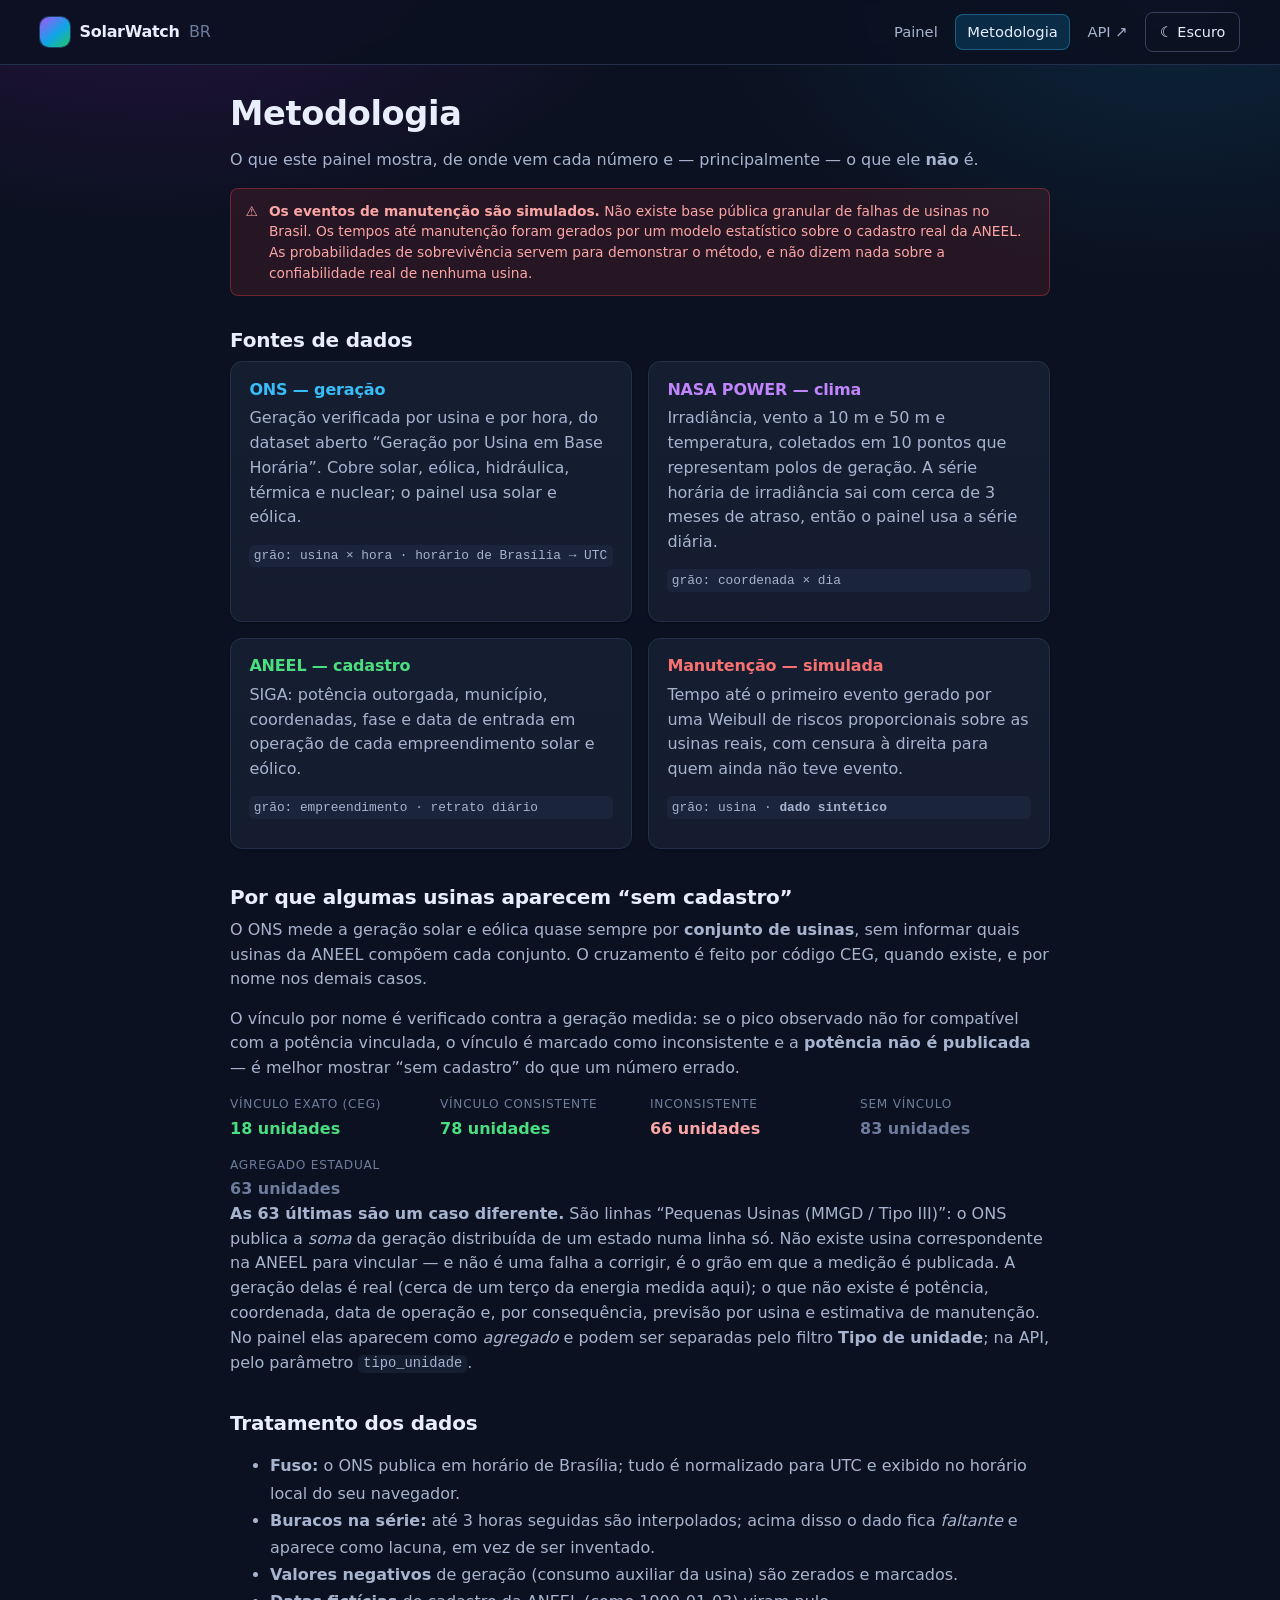
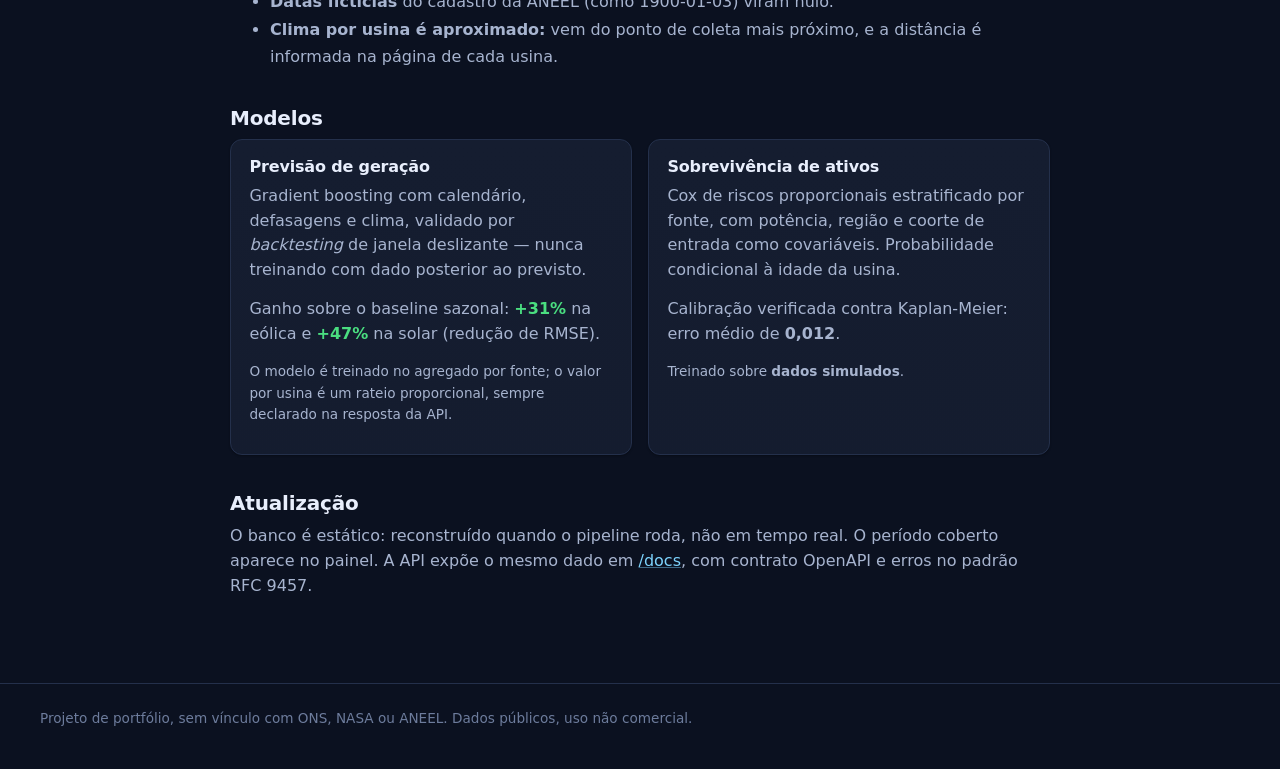
<file: frontend/metodologia.html>
<!doctype html>
<html lang="pt-BR" data-tema="escuro">
<head>
  <meta charset="utf-8">
  <meta name="viewport" content="width=device-width, initial-scale=1">
  <title>Metodologia · SolarWatch BR</title>
  <meta name="description" content="De onde vêm os dados do SolarWatch BR, como são tratados e o que não representam.">
  <meta name="color-scheme" content="dark light">
  <link rel="stylesheet" href="css/estilo.css">
  <link rel="icon" href="data:image/svg+xml,<svg xmlns='http://www.w3.org/2000/svg' viewBox='0 0 32 32'><rect width='32' height='32' rx='8' fill='%23a855f7'/><circle cx='16' cy='16' r='7' fill='%230ea5e9'/></svg>">
</head>
<body>
  <header class="cabecalho">
    <div class="envoltorio cabecalho__conteudo">
      <a class="marca" href="index.html">
        <span class="marca__logo" aria-hidden="true"></span>
        SolarWatch <span class="marca__sufixo">BR</span>
      </a>
      <nav class="navegacao" aria-label="Principal">
        <a href="index.html">Painel</a>
        <a href="metodologia.html" aria-current="page">Metodologia</a>
        <a href="/docs" target="_blank" rel="noopener">API ↗</a>
        <button class="botao botao--fantasma" data-alternar-tema type="button">☾ Escuro</button>
      </nav>
    </div>
  </header>

  <main class="principal">
    <div class="envoltorio" style="max-width:860px">

      <h1>Metodologia</h1>
      <p>O que este painel mostra, de onde vem cada número e — principalmente — o que ele <strong>não</strong> é.</p>

      <div class="aviso" role="note" style="margin-bottom:2rem">
        <span aria-hidden="true">⚠</span>
        <span><strong>Os eventos de manutenção são simulados.</strong> Não existe base pública granular de falhas de
          usinas no Brasil. Os tempos até manutenção foram gerados por um modelo estatístico sobre o cadastro real
          da ANEEL. As probabilidades de sobrevivência servem para demonstrar o método, e não dizem nada sobre a
          confiabilidade real de nenhuma usina.</span>
      </div>

      <section class="secao">
        <h2>Fontes de dados</h2>
        <div class="grade grade--dois">
          <article class="cartao">
            <h3 style="color:var(--cor-eolica)">ONS — geração</h3>
            <p>Geração verificada por usina e por hora, do dataset aberto “Geração por Usina em Base Horária”.
              Cobre solar, eólica, hidráulica, térmica e nuclear; o painel usa solar e eólica.</p>
            <p class="mono" style="font-size:0.8rem">grão: usina × hora · horário de Brasília → UTC</p>
          </article>
          <article class="cartao">
            <h3 style="color:var(--cor-solar)">NASA POWER — clima</h3>
            <p>Irradiância, vento a 10 m e 50 m e temperatura, coletados em 10 pontos que representam polos de
              geração. A série horária de irradiância sai com cerca de 3 meses de atraso, então o painel usa a
              série diária.</p>
            <p class="mono" style="font-size:0.8rem">grão: coordenada × dia</p>
          </article>
          <article class="cartao">
            <h3 style="color:var(--cor-ok)">ANEEL — cadastro</h3>
            <p>SIGA: potência outorgada, município, coordenadas, fase e data de entrada em operação de cada
              empreendimento solar e eólico.</p>
            <p class="mono" style="font-size:0.8rem">grão: empreendimento · retrato diário</p>
          </article>
          <article class="cartao">
            <h3 style="color:var(--cor-risco)">Manutenção — simulada</h3>
            <p>Tempo até o primeiro evento gerado por uma Weibull de riscos proporcionais sobre as usinas reais,
              com censura à direita para quem ainda não teve evento.</p>
            <p class="mono" style="font-size:0.8rem">grão: usina · <strong>dado sintético</strong></p>
          </article>
        </div>
      </section>

      <section class="secao" id="vinculo">
        <h2>Por que algumas usinas aparecem “sem cadastro”</h2>
        <p>O ONS mede a geração solar e eólica quase sempre por <strong>conjunto de usinas</strong>, sem informar
          quais usinas da ANEEL compõem cada conjunto. O cruzamento é feito por código CEG, quando existe, e por
          nome nos demais casos.</p>
        <p>O vínculo por nome é verificado contra a geração medida: se o pico observado não for compatível com a
          potência vinculada, o vínculo é marcado como inconsistente e a <strong>potência não é publicada</strong> —
          é melhor mostrar “sem cadastro” do que um número errado.</p>
        <dl class="lista-definicoes">
          <div><dt>Vínculo exato (CEG)</dt><dd style="color:var(--cor-ok)">18 unidades</dd></div>
          <div><dt>Vínculo consistente</dt><dd style="color:var(--cor-ok)">78 unidades</dd></div>
          <div><dt>Inconsistente</dt><dd style="color:var(--cor-aviso)">66 unidades</dd></div>
          <div><dt>Sem vínculo</dt><dd style="color:var(--texto-fraco)">83 unidades</dd></div>
          <div><dt>Agregado estadual</dt><dd style="color:var(--texto-fraco)">63 unidades</dd></div>
        </dl>
        <p><strong>As 63 últimas são um caso diferente.</strong> São linhas “Pequenas Usinas (MMGD / Tipo III)”:
          o ONS publica a <em>soma</em> da geração distribuída de um estado numa linha só. Não existe usina
          correspondente na ANEEL para vincular — e não é uma falha a corrigir, é o grão em que a medição é
          publicada. A geração delas é real (cerca de um terço da energia medida aqui); o que não existe é
          potência, coordenada, data de operação e, por consequência, previsão por usina e estimativa de
          manutenção. No painel elas aparecem como <em>agregado</em> e podem ser separadas pelo filtro
          <strong>Tipo de unidade</strong>; na API, pelo parâmetro <code>tipo_unidade</code>.</p>
      </section>

      <section class="secao">
        <h2>Tratamento dos dados</h2>
        <ul style="color:var(--texto-suave);line-height:1.7">
          <li><strong>Fuso:</strong> o ONS publica em horário de Brasília; tudo é normalizado para UTC e exibido no
            horário local do seu navegador.</li>
          <li><strong>Buracos na série:</strong> até 3 horas seguidas são interpolados; acima disso o dado fica
            <em>faltante</em> e aparece como lacuna, em vez de ser inventado.</li>
          <li><strong>Valores negativos</strong> de geração (consumo auxiliar da usina) são zerados e marcados.</li>
          <li><strong>Datas fictícias</strong> do cadastro da ANEEL (como 1900-01-03) viram nulo.</li>
          <li><strong>Clima por usina é aproximado:</strong> vem do ponto de coleta mais próximo, e a distância é
            informada na página de cada usina.</li>
        </ul>
      </section>

      <section class="secao">
        <h2>Modelos</h2>
        <div class="grade grade--dois">
          <article class="cartao">
            <h3>Previsão de geração</h3>
            <p>Gradient boosting com calendário, defasagens e clima, validado por <em>backtesting</em> de janela
              deslizante — nunca treinando com dado posterior ao previsto.</p>
            <p>Ganho sobre o baseline sazonal: <strong style="color:var(--cor-ok)">+31%</strong> na eólica e
              <strong style="color:var(--cor-ok)">+47%</strong> na solar (redução de RMSE).</p>
            <p style="font-size:0.85rem">O modelo é treinado no agregado por fonte; o valor por usina é um rateio
              proporcional, sempre declarado na resposta da API.</p>
          </article>
          <article class="cartao">
            <h3>Sobrevivência de ativos</h3>
            <p>Cox de riscos proporcionais estratificado por fonte, com potência, região e coorte de entrada como
              covariáveis. Probabilidade condicional à idade da usina.</p>
            <p>Calibração verificada contra Kaplan-Meier: erro médio de <strong>0,012</strong>.</p>
            <p style="font-size:0.85rem">Treinado sobre <strong>dados simulados</strong>.</p>
          </article>
        </div>
      </section>

      <section class="secao">
        <h2>Atualização</h2>
        <p>O banco é estático: reconstruído quando o pipeline roda, não em tempo real. O período coberto aparece no
          painel. A API expõe o mesmo dado em <a href="/docs" target="_blank" rel="noopener">/docs</a>, com contrato
          OpenAPI e erros no padrão RFC 9457.</p>
      </section>

    </div>
  </main>

  <footer class="rodape">
    <div class="envoltorio">
      Projeto de portfólio, sem vínculo com ONS, NASA ou ANEEL. Dados públicos, uso não comercial.
    </div>
  </footer>

  <script type="module" src="js/tema.js"></script>
  <script type="module">
    import { iniciarTema } from "./js/tema.js";
    iniciarTema();
  </script>
</body>
</html>
</file>
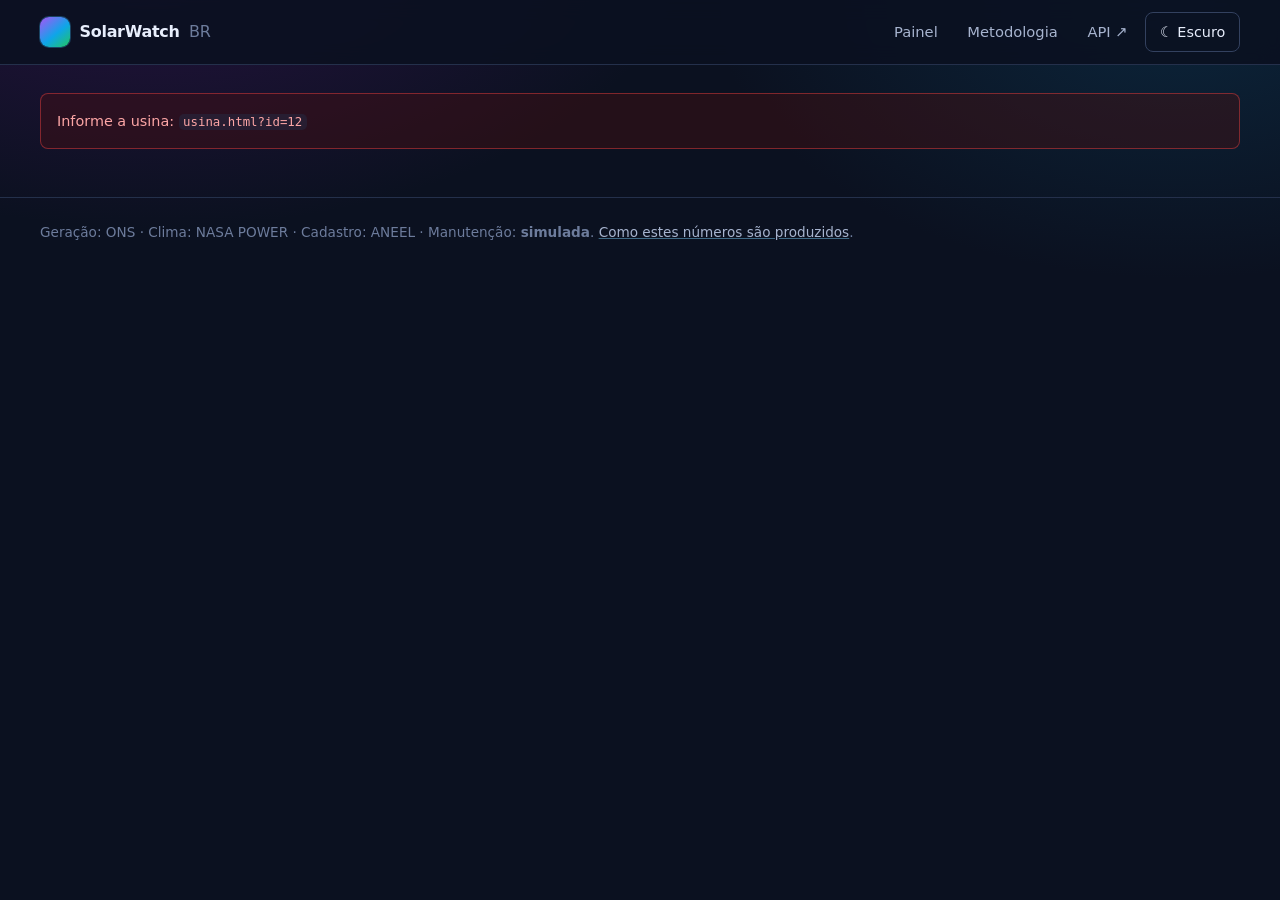
<file: frontend/usina.html>
<!doctype html>
<html lang="pt-BR" data-tema="escuro">
<head>
  <meta charset="utf-8">
  <meta name="viewport" content="width=device-width, initial-scale=1">
  <title>Usina · SolarWatch BR</title>
  <meta name="color-scheme" content="dark light">
  <link rel="stylesheet" href="css/estilo.css">
  <link rel="icon" href="data:image/svg+xml,<svg xmlns='http://www.w3.org/2000/svg' viewBox='0 0 32 32'><rect width='32' height='32' rx='8' fill='%23a855f7'/><circle cx='16' cy='16' r='7' fill='%230ea5e9'/></svg>">
</head>
<body>
  <header class="cabecalho">
    <div class="envoltorio cabecalho__conteudo">
      <a class="marca" href="index.html">
        <span class="marca__logo" aria-hidden="true"></span>
        SolarWatch <span class="marca__sufixo">BR</span>
      </a>
      <nav class="navegacao" aria-label="Principal">
        <a href="index.html">Painel</a>
        <a href="metodologia.html">Metodologia</a>
        <a href="/docs" target="_blank" rel="noopener">API ↗</a>
        <button class="botao botao--fantasma" data-alternar-tema type="button">☾ Escuro</button>
      </nav>
    </div>
  </header>

  <main class="principal">
    <div class="envoltorio">

      <section class="secao" id="cabecalho-usina">
        <p style="margin-bottom:0.4rem"><a href="index.html">← Todas as usinas</a></p>
        <h1 id="nome-usina"><span class="carregando" style="display:inline-block;width:18ch"></span></h1>
        <div id="etiquetas" style="display:flex;gap:0.45rem;flex-wrap:wrap;margin-bottom:1rem"></div>

        <div class="cartao">
          <dl class="lista-definicoes" id="cadastro">
            <div><dt>Carregando</dt><dd><span class="carregando" style="display:inline-block;width:8ch"></span></dd></div>
          </dl>
          <div class="aviso escondido" id="aviso-agregado" style="margin-top:1rem" role="note">
            <span aria-hidden="true">ℹ</span>
            <span><strong>Agregado estadual.</strong> Esta linha do ONS é a soma da geração
              distribuída (MMGD / Tipo III) de um estado, não uma usina — por isso não tem
              cadastro na ANEEL, e potência, coordenadas e data de operação ficam vazias.
              A geração medida é real e está nos gráficos abaixo; só as estimativas que
              dependem de cadastro (previsão por usina, sobrevivência, manutenções) não se
              aplicam. Veja o critério na <a href="metodologia.html#vinculo">metodologia</a>.</span>
          </div>

          <div class="aviso escondido" id="aviso-cadastro" style="margin-top:1rem" role="note">
            <span aria-hidden="true">⚠</span>
            <span><strong>Cadastro parcial.</strong> Não foi possível vincular esta unidade do ONS às usinas da ANEEL
              com confiança, então potência, coordenadas e data de operação podem estar ausentes.
              Veja o critério na <a href="metodologia.html#vinculo">metodologia</a>.</span>
          </div>
        </div>
      </section>

      <section class="secao">
        <div class="secao__cabecalho">
          <h2>Geração medida</h2>
          <p id="resumo-geracao">—</p>
          <div class="campo" style="margin-left:auto">
            <label for="periodo-geracao">Período</label>
            <select id="periodo-geracao">
              <option value="7">Últimos 7 dias</option>
              <option value="15" selected>Últimos 15 dias</option>
              <option value="30">Últimos 30 dias</option>
              <option value="60">Últimos 60 dias</option>
            </select>
          </div>
        </div>
        <div class="cartao">
          <div id="grafico-geracao"><div class="carregando" style="height:220px"></div></div>
        </div>
      </section>

      <div class="grade grade--dois">
        <section class="secao" style="margin-bottom:0">
          <div class="secao__cabecalho"><h2>Clima</h2></div>
          <div class="cartao">
            <div id="grafico-clima"><div class="carregando" style="height:200px"></div></div>
            <p id="origem-clima" style="font-size:0.82rem;margin:0.8rem 0 0"></p>
          </div>
        </section>

        <section class="secao" style="margin-bottom:0">
          <div class="secao__cabecalho"><h2>Previsão de 24 h</h2></div>
          <div class="cartao">
            <div id="grafico-previsao"><div class="carregando" style="height:200px"></div></div>
            <p id="nota-previsao" style="font-size:0.82rem;margin:0.8rem 0 0"></p>
          </div>
        </section>
      </div>

      <section class="secao" style="margin-top:2.25rem">
        <div class="secao__cabecalho">
          <h2>Manutenção corretiva</h2>
          <p>Duas leituras do mesmo risco — <strong>dados simulados</strong>.</p>
        </div>
        <div class="grade grade--dois">
          <div class="cartao" id="sobrevivencia">
            <div class="carregando" style="height:180px"></div>
          </div>
          <div class="cartao" id="recorrencia">
            <div class="carregando" style="height:180px"></div>
          </div>
        </div>
      </section>

    </div>
  </main>

  <footer class="rodape">
    <div class="envoltorio">
      Geração: ONS · Clima: NASA POWER · Cadastro: ANEEL · Manutenção: <strong>simulada</strong>.
      <a href="metodologia.html">Como estes números são produzidos</a>.
    </div>
  </footer>

  <script type="module" src="js/usina.js"></script>
</body>
</html>
</file>
<file: frontend/css/estilo.css>
/* ============================================================================
   SolarWatch BR — folha de estilo única
   ----------------------------------------------------------------------------
   Paleta: azul, vermelho, verde e roxo, cada um em 5 tonalidades (300→900).
   Tema escuro é o padrão; o claro entra apenas com [data-tema="claro"] no <html>.
   ========================================================================== */

:root {
  /* ---------- Paleta: 4 matizes × 5 tonalidades ---------- */
  --azul-300: #7dd3fc;  --azul-400: #38bdf8;  --azul-500: #0ea5e9;
  --azul-700: #0369a1;  --azul-900: #0c3049;

  --vermelho-300: #fca5a5; --vermelho-400: #f87171; --vermelho-500: #ef4444;
  --vermelho-700: #b91c1c; --vermelho-900: #4c1111;

  --verde-300: #86efac; --verde-400: #4ade80; --verde-500: #22c55e;
  --verde-700: #15803d; --verde-900: #10331f;

  --roxo-300: #d8b4fe; --roxo-400: #c084fc; --roxo-500: #a855f7;
  --roxo-700: #7e22ce; --roxo-900: #34134f;

  /* ---------- Papéis semânticos ----------
     solar = roxo · eólica = azul · bom = verde · risco = vermelho          */
  --cor-solar: var(--roxo-400);
  --cor-solar-forte: var(--roxo-500);
  --cor-eolica: var(--azul-400);
  --cor-eolica-forte: var(--azul-500);
  --cor-ok: var(--verde-400);
  --cor-risco: var(--vermelho-400);
  --cor-aviso: var(--vermelho-300);

  /* ---------- Superfícies (tema escuro, padrão) ---------- */
  --fundo: #0b1120;
  --fundo-elevado: #121a2b;
  --fundo-cartao: #16203413;
  --superficie: #151d30;
  --superficie-hover: #1c2740;
  --borda: #24304b;
  --borda-forte: #33415f;

  --texto: #e8eefc;
  --texto-suave: #a7b4cf;
  --texto-fraco: #6d7c9c;

  --sombra: 0 1px 2px rgb(0 0 0 / 0.4), 0 8px 24px rgb(0 0 0 / 0.28);
  --sombra-suave: 0 1px 2px rgb(0 0 0 / 0.3);

  /* ---------- Métricas ---------- */
  --raio: 12px;
  --raio-pequeno: 8px;
  --espaco: 1rem;
  --largura-maxima: 1240px;
  --fonte: "Inter", "Segoe UI", system-ui, -apple-system, sans-serif;
  --fonte-mono: "JetBrains Mono", "Cascadia Code", ui-monospace, monospace;
  --transicao: 160ms ease;
}

:root[data-tema="claro"] {
  --fundo: #f5f7fc;
  --fundo-elevado: #ffffff;
  --superficie: #ffffff;
  --superficie-hover: #eef2fb;
  --borda: #d9e1f2;
  --borda-forte: #b9c6e2;

  --texto: #0f172a;
  --texto-suave: #45516d;
  --texto-fraco: #6b7894;

  --cor-solar: var(--roxo-700);
  --cor-solar-forte: var(--roxo-500);
  --cor-eolica: var(--azul-700);
  --cor-eolica-forte: var(--azul-500);
  --cor-ok: var(--verde-700);
  --cor-risco: var(--vermelho-700);
  --cor-aviso: var(--vermelho-700);

  --sombra: 0 1px 2px rgb(15 23 42 / 0.06), 0 8px 24px rgb(15 23 42 / 0.08);
  --sombra-suave: 0 1px 2px rgb(15 23 42 / 0.06);
}

/* ============================ Base ============================ */
*, *::before, *::after { box-sizing: border-box; }

body {
  margin: 0;
  font-family: var(--fonte);
  background:
    radial-gradient(900px 500px at 12% -8%, color-mix(in srgb, var(--roxo-900) 70%, transparent), transparent 60%),
    radial-gradient(800px 480px at 92% 0%, color-mix(in srgb, var(--azul-900) 65%, transparent), transparent 58%),
    var(--fundo);
  background-attachment: fixed;
  color: var(--texto);
  line-height: 1.55;
  -webkit-font-smoothing: antialiased;
}

h1, h2, h3 { line-height: 1.25; margin: 0 0 0.4em; font-weight: 650; letter-spacing: -0.01em; }
h1 { font-size: clamp(1.5rem, 1.1rem + 1.6vw, 2.1rem); }
h2 { font-size: 1.25rem; }
h3 { font-size: 1rem; }
p  { margin: 0 0 0.9em; color: var(--texto-suave); }
a  { color: var(--azul-300); text-decoration-color: color-mix(in srgb, var(--azul-300) 45%, transparent); }
a:hover { color: var(--azul-400); }

:focus-visible {
  outline: 2px solid var(--azul-400);
  outline-offset: 2px;
  border-radius: 4px;
}

.escondido { display: none !important; }
.apenas-leitor {
  position: absolute; width: 1px; height: 1px; padding: 0; margin: -1px;
  overflow: hidden; clip: rect(0 0 0 0); white-space: nowrap; border: 0;
}

/* ============================ Layout ============================ */
.envoltorio { max-width: var(--largura-maxima); margin: 0 auto; padding: 0 1.25rem; }

.cabecalho {
  position: sticky; top: 0; z-index: 20;
  background: color-mix(in srgb, var(--fundo) 88%, transparent);
  backdrop-filter: blur(10px);
  border-bottom: 1px solid var(--borda);
}
.cabecalho__conteudo {
  display: flex; align-items: center; gap: 1.25rem;
  min-height: 64px;
}
.marca { display: flex; align-items: center; gap: 0.6rem; font-weight: 700; letter-spacing: -0.02em;
         color: var(--texto); text-decoration: none; }
.marca__logo {
  width: 30px; height: 30px; border-radius: 9px;
  background: linear-gradient(140deg, var(--roxo-500), var(--azul-500) 55%, var(--verde-500));
  box-shadow: 0 0 0 1px color-mix(in srgb, var(--azul-400) 30%, transparent);
}
.marca__sufixo { color: var(--texto-fraco); font-weight: 500; }

.navegacao { display: flex; gap: 0.35rem; margin-left: auto; align-items: center; }
.navegacao a {
  padding: 0.42rem 0.75rem; border-radius: var(--raio-pequeno);
  color: var(--texto-suave); text-decoration: none; font-size: 0.92rem; font-weight: 500;
  transition: background var(--transicao), color var(--transicao);
}
.navegacao a:hover { background: var(--superficie-hover); color: var(--texto); }
.navegacao a[aria-current="page"] {
  color: var(--texto);
  background: color-mix(in srgb, var(--azul-500) 18%, transparent);
  box-shadow: inset 0 0 0 1px color-mix(in srgb, var(--azul-400) 35%, transparent);
}

.principal { padding: 1.75rem 0 3rem; }
.secao { margin-bottom: 2.25rem; }
.secao__cabecalho { display: flex; align-items: baseline; gap: 0.75rem; flex-wrap: wrap; margin-bottom: 0.9rem; }
.secao__cabecalho p { margin: 0; font-size: 0.9rem; }

.rodape {
  border-top: 1px solid var(--borda); padding: 1.5rem 0 2.5rem;
  color: var(--texto-fraco); font-size: 0.85rem;
}
.rodape a { color: var(--texto-suave); }

/* ============================ Componentes ============================ */
.botao {
  display: inline-flex; align-items: center; gap: 0.45rem;
  padding: 0.5rem 0.85rem; border-radius: var(--raio-pequeno);
  border: 1px solid var(--borda-forte); background: var(--superficie);
  color: var(--texto); font: inherit; font-size: 0.9rem; cursor: pointer;
  transition: background var(--transicao), border-color var(--transicao), transform var(--transicao);
}
.botao:hover { background: var(--superficie-hover); border-color: var(--azul-700); }
.botao:active { transform: translateY(1px); }
.botao--fantasma { background: transparent; }

.cartao {
  background: linear-gradient(180deg, var(--superficie), color-mix(in srgb, var(--superficie) 92%, var(--fundo)));
  border: 1px solid var(--borda); border-radius: var(--raio);
  padding: 1.1rem 1.15rem; box-shadow: var(--sombra-suave);
}
.cartao--destaque { border-color: color-mix(in srgb, var(--roxo-500) 40%, var(--borda)); }

.grade { display: grid; gap: 1rem; }
.grade--kpis { grid-template-columns: repeat(auto-fit, minmax(210px, 1fr)); }
.grade--dois { grid-template-columns: repeat(auto-fit, minmax(340px, 1fr)); }

/* KPI */
.kpi { position: relative; overflow: hidden; }
.kpi::after {
  content: ""; position: absolute; inset: auto 0 0 0; height: 3px;
  background: var(--kpi-cor, var(--azul-500)); opacity: 0.85;
}
.kpi__rotulo { font-size: 0.78rem; text-transform: uppercase; letter-spacing: 0.07em;
               color: var(--texto-fraco); margin: 0 0 0.35rem; }
.kpi__valor { font-size: 1.85rem; font-weight: 680; letter-spacing: -0.02em; line-height: 1.1; }
.kpi__unidade { font-size: 0.95rem; color: var(--texto-suave); font-weight: 500; margin-left: 0.25rem; }
.kpi__nota { font-size: 0.82rem; color: var(--texto-fraco); margin: 0.4rem 0 0; }
.kpi--solar  { --kpi-cor: var(--cor-solar); }
.kpi--eolica { --kpi-cor: var(--cor-eolica); }
.kpi--ok     { --kpi-cor: var(--cor-ok); }
.kpi--roxo   { --kpi-cor: var(--roxo-500); }

/* Etiquetas */
.etiqueta {
  display: inline-flex; align-items: center; gap: 0.35rem;
  padding: 0.16rem 0.55rem; border-radius: 999px;
  font-size: 0.76rem; font-weight: 600; letter-spacing: 0.01em;
  border: 1px solid transparent; white-space: nowrap;
}
.etiqueta::before { content: ""; width: 6px; height: 6px; border-radius: 50%; background: currentColor; }
.etiqueta--solar {
  color: var(--cor-solar); background: color-mix(in srgb, var(--roxo-500) 16%, transparent);
  border-color: color-mix(in srgb, var(--roxo-500) 35%, transparent);
}
.etiqueta--eolica {
  color: var(--cor-eolica); background: color-mix(in srgb, var(--azul-500) 16%, transparent);
  border-color: color-mix(in srgb, var(--azul-500) 35%, transparent);
}
.etiqueta--ok {
  color: var(--cor-ok); background: color-mix(in srgb, var(--verde-500) 15%, transparent);
  border-color: color-mix(in srgb, var(--verde-500) 32%, transparent);
}
.etiqueta--risco {
  color: var(--cor-risco); background: color-mix(in srgb, var(--vermelho-500) 15%, transparent);
  border-color: color-mix(in srgb, var(--vermelho-500) 32%, transparent);
}
.etiqueta--neutra {
  color: var(--texto-suave); background: color-mix(in srgb, var(--borda) 45%, transparent);
  border-color: var(--borda);
}

/* Aviso de dado simulado / aproximado */
.aviso {
  display: flex; gap: 0.7rem; align-items: flex-start;
  padding: 0.75rem 0.9rem; border-radius: var(--raio-pequeno);
  background: color-mix(in srgb, var(--vermelho-500) 12%, transparent);
  border: 1px solid color-mix(in srgb, var(--vermelho-500) 35%, transparent);
  color: var(--vermelho-300); font-size: 0.86rem; line-height: 1.5;
}
.aviso strong { color: var(--vermelho-300); }
.aviso--neutro {
  background: color-mix(in srgb, var(--azul-500) 10%, transparent);
  border-color: color-mix(in srgb, var(--azul-500) 30%, transparent);
  color: var(--azul-300);
}
:root[data-tema="claro"] .aviso { color: var(--vermelho-700); }
:root[data-tema="claro"] .aviso--neutro { color: var(--azul-700); }

/* Filtros */
.filtros { display: flex; flex-wrap: wrap; gap: 0.75rem; align-items: flex-end; }
.campo { display: flex; flex-direction: column; gap: 0.3rem; }
.campo label { font-size: 0.78rem; color: var(--texto-fraco); text-transform: uppercase; letter-spacing: 0.06em; }
.campo select, .campo input {
  min-width: 160px; padding: 0.45rem 0.6rem; font: inherit; font-size: 0.9rem;
  color: var(--texto); background: var(--superficie);
  border: 1px solid var(--borda-forte); border-radius: var(--raio-pequeno);
}
.campo select:hover, .campo input:hover { border-color: var(--azul-700); }

/* Tabela */
.tabela-envoltorio { overflow-x: auto; border: 1px solid var(--borda); border-radius: var(--raio); }
table { width: 100%; border-collapse: collapse; font-size: 0.9rem; }
thead th {
  position: sticky; top: 0; text-align: left; font-size: 0.76rem; font-weight: 650;
  text-transform: uppercase; letter-spacing: 0.06em; color: var(--texto-fraco);
  background: var(--fundo-elevado); padding: 0.7rem 0.85rem; border-bottom: 1px solid var(--borda);
}
tbody td { padding: 0.65rem 0.85rem; border-bottom: 1px solid color-mix(in srgb, var(--borda) 60%, transparent); }
tbody tr:last-child td { border-bottom: none; }
tbody tr { transition: background var(--transicao); }
tbody tr:hover { background: var(--superficie-hover); }
td.numero, th.numero { text-align: right; font-variant-numeric: tabular-nums; }
.tabela__vazio { padding: 2rem; text-align: center; color: var(--texto-fraco); }

/* Barra de probabilidade */
.barra { height: 8px; border-radius: 999px; background: color-mix(in srgb, var(--borda) 70%, transparent); overflow: hidden; }
.barra__preenchimento { height: 100%; border-radius: 999px; background: var(--barra-cor, var(--verde-500)); transition: width 400ms ease; }
.horizonte { display: grid; grid-template-columns: 72px 1fr 58px; gap: 0.7rem; align-items: center; margin-bottom: 0.65rem; }
.horizonte__rotulo { font-size: 0.85rem; color: var(--texto-suave); }
.horizonte__valor { font-size: 0.9rem; font-variant-numeric: tabular-nums; text-align: right; font-weight: 600; }

/* Gráficos */
.grafico { width: 100%; height: auto; display: block; }
.grafico text { fill: var(--texto-fraco); font-size: 10px; font-family: var(--fonte); }
.grafico .eixo { stroke: var(--borda); stroke-width: 1; }
.grafico .grade-linha { stroke: color-mix(in srgb, var(--borda) 70%, transparent); stroke-dasharray: 3 4; }
.legenda { display: flex; gap: 1rem; flex-wrap: wrap; font-size: 0.82rem; color: var(--texto-suave); margin-top: 0.5rem; }
.legenda span { display: inline-flex; align-items: center; gap: 0.35rem; }
.legenda i { width: 12px; height: 3px; border-radius: 2px; background: currentColor; }

/* Estados */
.carregando {
  height: 1em; border-radius: 6px; position: relative; overflow: hidden;
  background: color-mix(in srgb, var(--borda) 55%, transparent);
}
.carregando::after {
  content: ""; position: absolute; inset: 0;
  background: linear-gradient(90deg, transparent, color-mix(in srgb, var(--azul-500) 22%, transparent), transparent);
  animation: brilho 1.3s infinite;
}
@keyframes brilho { from { transform: translateX(-100%); } to { transform: translateX(100%); } }

.erro {
  padding: 1rem; border-radius: var(--raio-pequeno);
  border: 1px solid color-mix(in srgb, var(--vermelho-500) 45%, transparent);
  background: color-mix(in srgb, var(--vermelho-900) 40%, transparent);
  color: var(--vermelho-300); font-size: 0.9rem;
}
:root[data-tema="claro"] .erro { background: color-mix(in srgb, var(--vermelho-300) 25%, white); color: var(--vermelho-700); }

.lista-definicoes { display: grid; grid-template-columns: repeat(auto-fit, minmax(150px, 1fr)); gap: 0.9rem 1.25rem; margin: 0; }
.lista-definicoes dt { font-size: 0.76rem; text-transform: uppercase; letter-spacing: 0.06em; color: var(--texto-fraco); }
.lista-definicoes dd { margin: 0.15rem 0 0; font-size: 1rem; font-weight: 600; font-variant-numeric: tabular-nums; }

code, .mono { font-family: var(--fonte-mono); font-size: 0.86em;
              background: color-mix(in srgb, var(--borda) 40%, transparent);
              padding: 0.1em 0.35em; border-radius: 5px; }

@media (max-width: 620px) {
  .cabecalho__conteudo { flex-wrap: wrap; gap: 0.5rem; min-height: auto; padding: 0.7rem 0; }
  .navegacao { width: 100%; margin-left: 0; overflow-x: auto; }
  .kpi__valor { font-size: 1.55rem; }
}

@media (prefers-reduced-motion: reduce) {
  *, *::before, *::after { animation-duration: 0.01ms !important; transition-duration: 0.01ms !important; }
}
</file>
